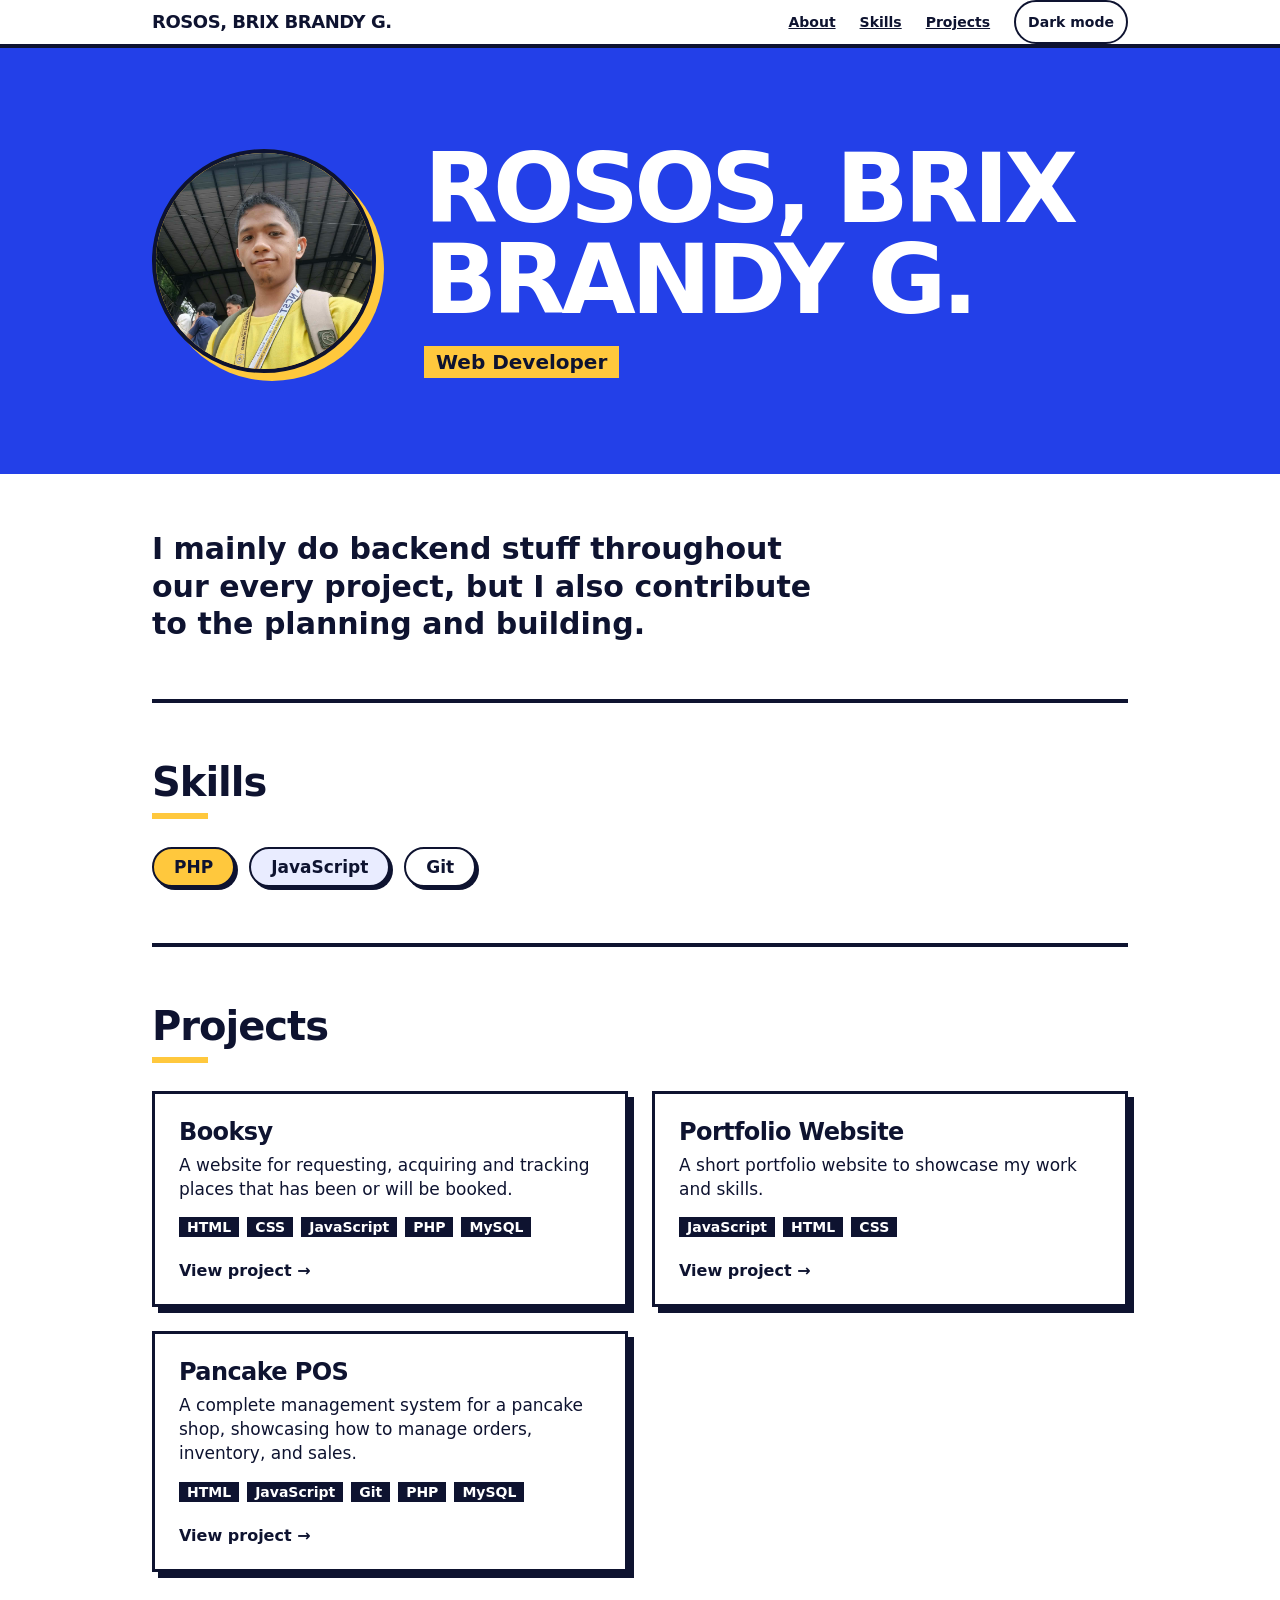
<file: index.html>
<!DOCTYPE html>
<html lang="en">
<head>
  <meta charset="UTF-8" />
  <meta name="viewport" content="width=device-width, initial-scale=1, viewport-fit=cover" />
  <title>My Portfolio</title>
  <script>
    // Apply the saved theme before first paint to avoid a flash
    try {
      if (localStorage.getItem("theme") === "dark") document.documentElement.classList.add("dark");
    } catch (e) {}
  </script>
  <link rel="stylesheet" href="portfolio.css" />
</head>
<body id="top">

  <!-- Top bar -->
  <div class="topbar">
    <div class="container">
      <a id="brand" class="brand" href="#top"></a>
      <div class="actions">
        <nav id="nav" class="nav" aria-label="Main">
          <a href="#about">About</a>
          <a href="#skills-heading">Skills</a>
          <a href="#projects-heading">Projects</a>
        </nav>
        <button id="theme-toggle" class="btn" type="button" aria-pressed="false" aria-label="Switch color theme">Dark mode</button>
        <button id="menu-toggle" class="btn menu-btn" type="button" aria-expanded="false" aria-controls="nav" aria-label="Menu">&#9776;</button>
      </div>
    </div>
  </div>

  <!-- Hero: circular photo next to name -->
  <header class="hero">
    <div class="container">
      <img id="profile-pic" class="avatar" alt="Profile picture" />
      <div class="hero-text">
        <h1 id="name" class="name"></h1>
        <p id="title" class="role"></p>
      </div>
    </div>
  </header>

  <main class="container">
    <section id="about" class="section about">
      <p id="bio" class="bio"></p>
    </section>

    <section class="section skills-section" aria-labelledby="skills-heading">
      <h2 id="skills-heading" class="section-title">Skills</h2>
      <ul id="skills" class="skills"></ul>
    </section>

    <section class="section" aria-labelledby="projects-heading">
      <h2 id="projects-heading" class="section-title">Projects</h2>
      <ul id="projects" class="projects"></ul>
    </section>
  </main>

  <script src="portfolio.js"></script>
</body>
</html>
</file>
<file: portfolio.css>
/* ---------- Theme ---------- */
:root {
  --cobalt: #2340E8;
  --sun: #FFC83D;
  --ink: #0E1330;
  --mist: #E9ECFF;
  --bg: #fff;
  --fg: var(--ink);
  --line: var(--ink);
  --hover: var(--mist);
  --shadow: var(--ink);
}
:root.dark {
  --bg: var(--ink);
  --fg: #fff;
  --line: #fff;
  --hover: rgba(255, 255, 255, 0.1);
  --shadow: var(--sun);
}

/* ---------- Base ---------- */
*, *::before, *::after { box-sizing: border-box; }
html { scroll-behavior: smooth; }
body {
  margin: 0;
  background: var(--bg);
  color: var(--fg);
  font-family: system-ui, -apple-system, "Segoe UI", Roboto, "Helvetica Neue", Arial, sans-serif;
  -webkit-font-smoothing: antialiased;
}
a { color: inherit; }
ul { list-style: none; margin: 0; padding: 0; }
h1, h2, h3, p { margin: 0; }
.container { max-width: 64rem; margin: 0 auto; padding: 0 1rem; }

/* ---------- Top bar ---------- */
.topbar {
  position: sticky;
  top: 0;
  z-index: 10;
  background: var(--bg);
  border-bottom: 4px solid var(--line);
  padding-top: env(safe-area-inset-top, 0px);
}
.topbar .container { display: flex; align-items: center; justify-content: space-between; gap: 0.75rem; }
.brand {
  display: block;
  min-width: 0;
  line-height: 44px;
  font-size: 1.125rem;
  font-weight: 900;
  letter-spacing: -0.025em;
  text-decoration: none;
  white-space: nowrap;
  overflow: hidden;
  text-overflow: ellipsis;
}
.actions { display: flex; align-items: center; gap: 0.5rem; flex-shrink: 0; }

.nav {
  display: none;
  position: absolute;
  left: 0;
  right: 0;
  top: 100%;
  flex-direction: column;
  background: var(--bg);
  border-top: 2px solid var(--line);
  font-weight: 700;
}
.nav.open { display: flex; }
.nav a { display: flex; align-items: center; min-height: 48px; padding: 0 1.5rem; }
.nav a:hover { text-decoration: underline; }

.btn {
  min-height: 44px;
  padding: 0 0.75rem;
  border: 2px solid var(--line);
  border-radius: 999px;
  background: transparent;
  color: inherit;
  font: inherit;
  font-size: 0.875rem;
  font-weight: 700;
  cursor: pointer;
}
.btn:hover { background: var(--hover); }
.btn:focus-visible { outline: 2px solid var(--cobalt); outline-offset: 2px; }
.menu-btn { width: 44px; padding: 0; font-size: 1.25rem; line-height: 1; }

/* ---------- Hero ---------- */
.hero { background: var(--cobalt); color: #fff; }
.hero .container {
  display: flex;
  flex-direction: column;
  align-items: flex-start;
  gap: 2rem;
  padding-top: 3rem;
  padding-bottom: 3rem;
}
.avatar {
  width: 9rem;
  height: 9rem;
  flex-shrink: 0;
  border-radius: 50%;
  border: 4px solid var(--ink);
  background: var(--sun);
  object-fit: cover;
  object-position: 50% 30%;
  box-shadow: 6px 6px 0 0 var(--sun);
}
.hero-text { min-width: 0; }
.name {
  font-size: 2.25rem;
  line-height: 0.95;
  font-weight: 900;
  letter-spacing: -0.05em;
  overflow-wrap: anywhere;
}
.role {
  display: inline-block;
  margin-top: 1.25rem;
  padding: 0.25rem 0.75rem;
  background: var(--sun);
  color: var(--ink);
  font-size: 1.125rem;
  font-weight: 700;
}

/* ---------- Sections ---------- */
.section { padding: 2.5rem 0; scroll-margin-top: 5rem; }
.about, .skills-section { border-bottom: 4px solid var(--line); }
.bio { max-width: 42rem; font-size: 1.5rem; font-weight: 600; line-height: 1.25; }

.section-title {
  margin-bottom: 1.75rem;
  font-size: 2rem;
  font-weight: 900;
  letter-spacing: -0.025em;
  scroll-margin-top: 5rem;
}
.section-title::after {
  content: "";
  display: block;
  width: 3.5rem;
  height: 6px;
  margin-top: 0.5rem;
  background: var(--sun);
}

/* Skills */
.skills { display: flex; flex-wrap: wrap; gap: 0.875rem; }
.pill {
  padding: 0.5rem 1.25rem;
  border: 2px solid var(--line);
  border-radius: 999px;
  background: var(--bg);
  box-shadow: 3px 3px 0 0 var(--shadow);
  font-size: 1.0625rem;
  font-weight: 800;
}
.pill:nth-child(3n + 1) { background: var(--sun); color: var(--ink); }
.pill:nth-child(3n + 2) { background: var(--mist); color: var(--ink); }

/* Projects */
.projects { display: grid; gap: 1.5rem; grid-template-columns: 1fr; }
.project {
  border: 3px solid var(--line);
  background: var(--bg);
  box-shadow: 6px 6px 0 0 var(--shadow);
  transition: transform 0.15s ease, box-shadow 0.15s ease;
}
.project:hover, .project:focus-within { transform: translate(-3px, -3px); box-shadow: 9px 9px 0 0 var(--shadow); }
.project a {
  display: flex;
  flex-direction: column;
  height: 100%;
  padding: 1.5rem;
  text-decoration: none;
}
.project a:focus-visible { outline: 3px solid var(--cobalt); outline-offset: 3px; }
.project h3 { font-size: 1.5rem; font-weight: 900; letter-spacing: -0.025em; }
.project p { margin-top: 0.5rem; font-size: 1.0625rem; line-height: 1.4; }
.tags { display: flex; flex-wrap: wrap; gap: 0.5rem; margin-top: 1rem; }
.tag { padding: 0.125rem 0.5rem; background: var(--ink); color: #fff; font-size: 0.875rem; font-weight: 700; }
:root.dark .tag { background: var(--sun); color: var(--ink); }
.more { margin-top: auto; padding-top: 1.5rem; font-weight: 800; }
.project:hover .more, .project a:focus-visible .more { text-decoration: underline; text-underline-offset: 4px; }

@media (prefers-reduced-motion: reduce) {
  .project { transition: none; }
  .project:hover, .project:focus-within { transform: none; }
}

/* ---------- Larger screens ---------- */
@media (min-width: 640px) {
  .container { padding: 0 1.5rem; }
  .actions { gap: 1.5rem; }
  .nav {
    display: flex;
    position: static;
    flex-direction: row;
    align-items: center;
    gap: 1.5rem;
    border: 0;
    background: transparent;
    font-size: 0.875rem;
  }
  .nav a { min-height: 0; padding: 0; }
  .menu-btn { display: none; }

  .hero .container { flex-direction: row; align-items: center; gap: 3rem; padding-top: 6rem; padding-bottom: 6rem; }
  .avatar { width: 14rem; height: 14rem; box-shadow: 8px 8px 0 0 var(--sun); }
  .name { font-size: 4.5rem; }
  .role { font-size: 1.25rem; }

  .section { padding: 3.5rem 0; }
  .bio { font-size: 1.875rem; }
  .section-title { font-size: 2.5rem; }
  .projects { grid-template-columns: repeat(2, 1fr); }
}
@media (min-width: 768px) {
  .name { font-size: 6rem; }
}
</file>
